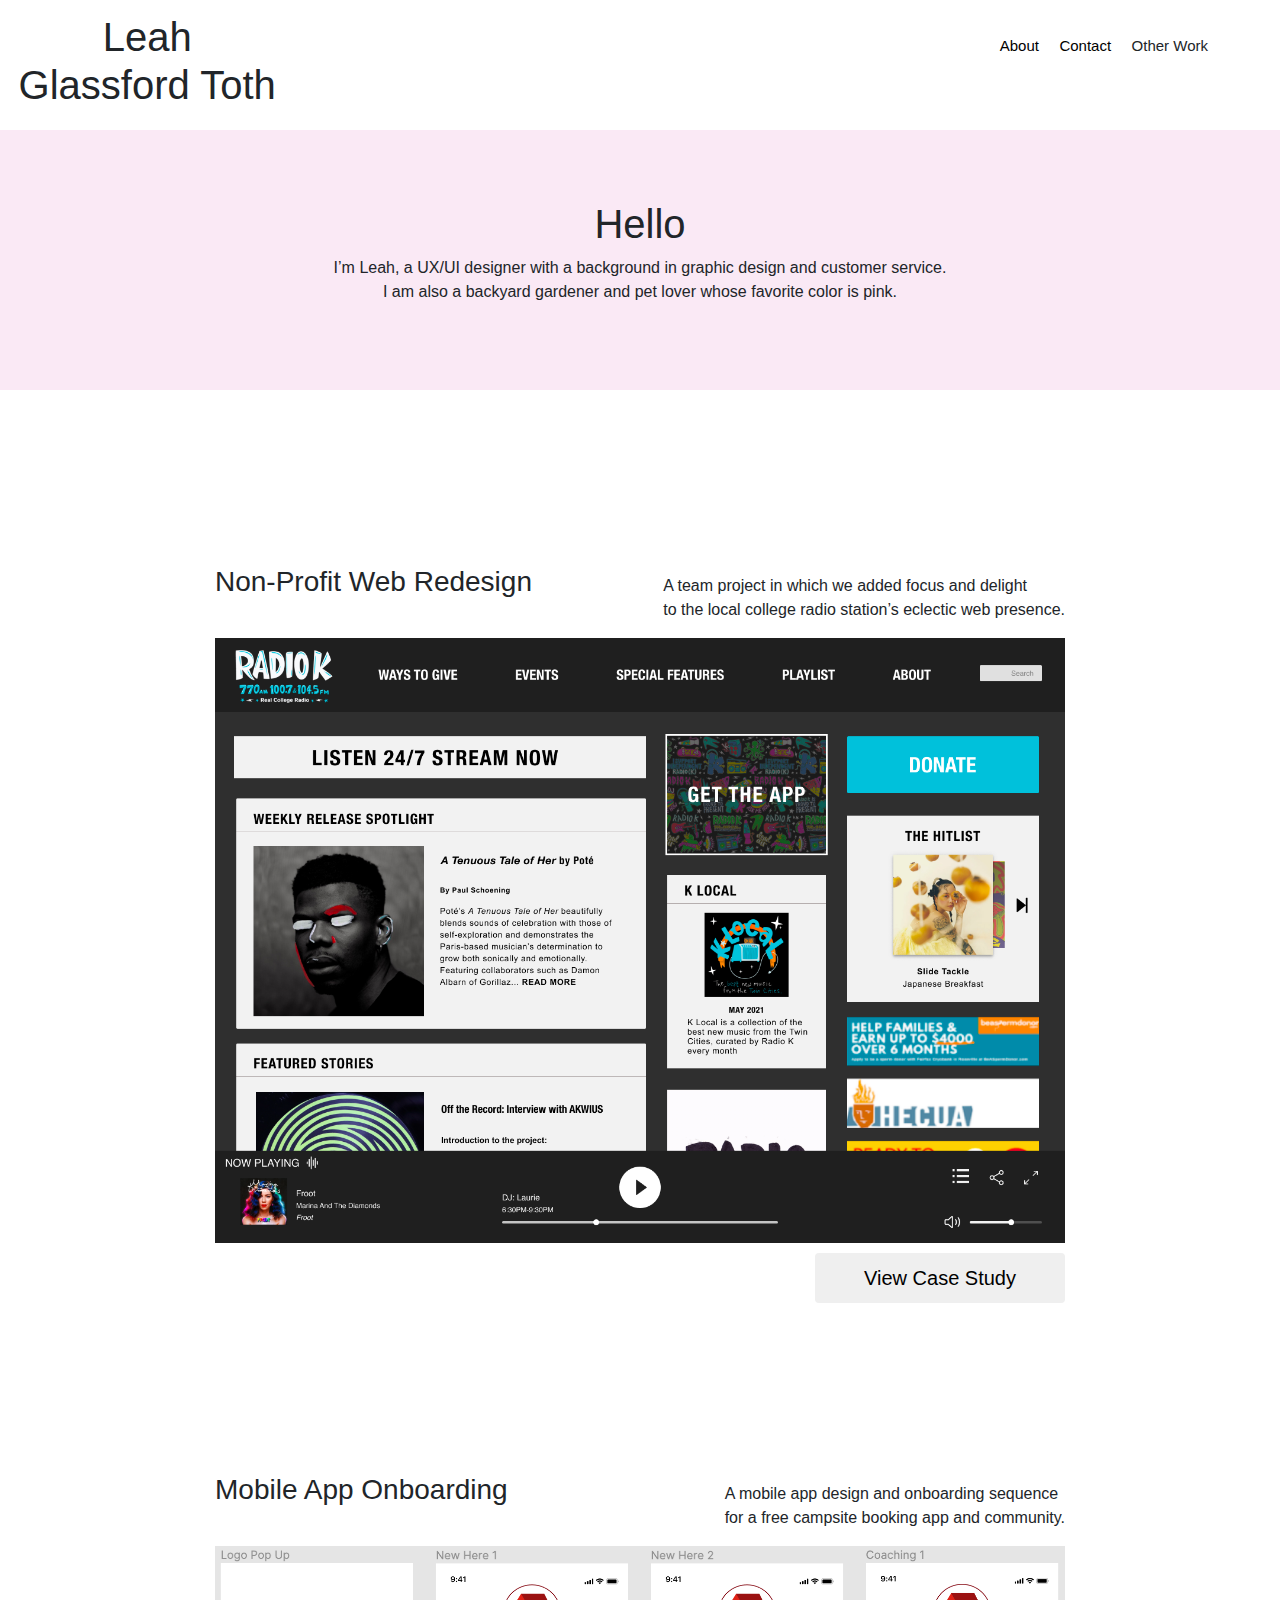
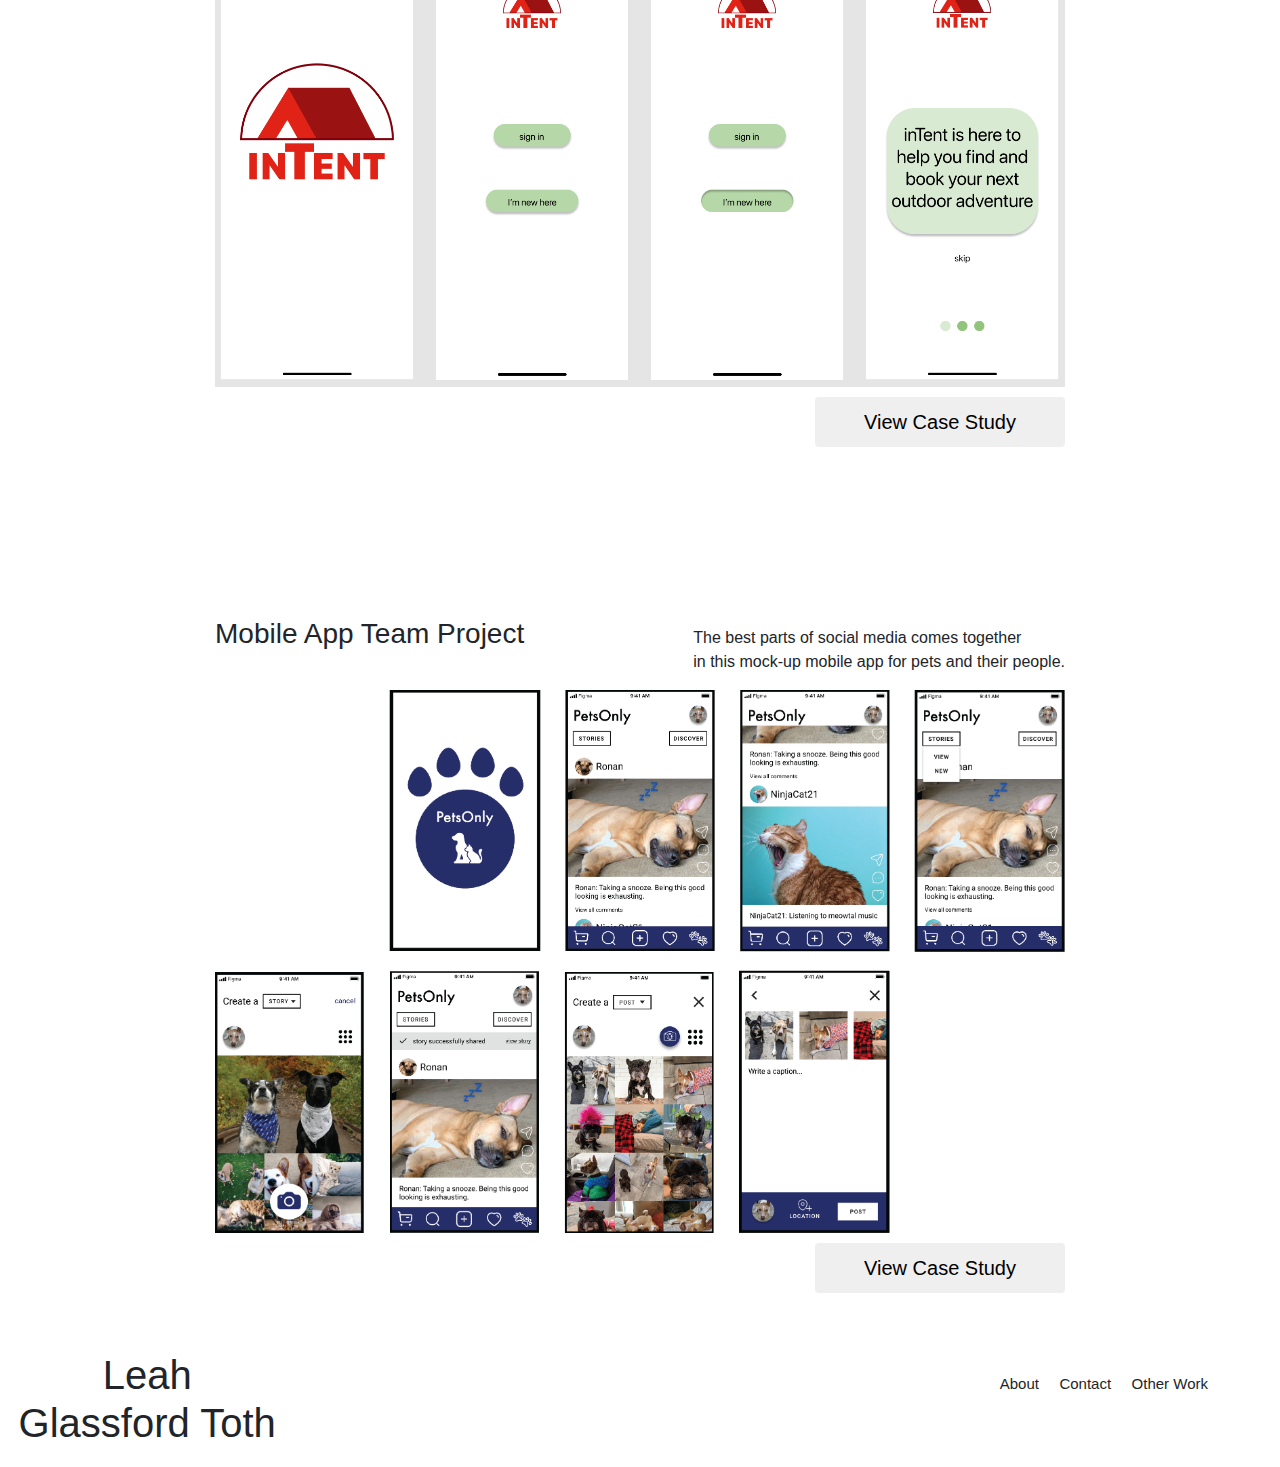
<file: index.html>
<!DOCTYPE html>
<html>
<head>
    <title>Leah Glassford-Toth – UX/UI & Graphic Designer
    </title>
    <link rel="icon" href="../UX_UI_HW_17/images/favicon_io/favicon-32x32.png" sizes="32x32">
    <link rel="stylesheet" href="CSS/style.css">
    <link rel="preconnect" href="https://fonts.googleapis.com">
    <link rel="preconnect" href="https://fonts.gstatic.com" crossorigin>
    <link href="https://fonts.googleapis.com/css2?family=Poppins&display=swap" rel="stylesheet">
    <link rel="stylesheet" href="https://stackpath.bootstrapcdn.com/bootstrap/4.3.1/css/bootstrap.min.css" integrity="sha384-ggOyR0iXCbMQv3Xipma34MD+dH/1fQ784/j6cY/iJTQUOhcWr7x9JvoRxT2MZw1T" crossorigin="anonymous">

</head>

<body> 
<header class="navigation">
    <div class="logo">
        <h1>Leah Glassford Toth</h1>
    </div>
    <nav class="navButtons">
        <ul>
            <li><a href="about.html">About</a></li>
            <li><a href="contact.html">Contact</a></li>
            <li>Other Work</li>
        </ul>
    </nav>
</header>

<section class="introContainer">
    <h1>Hello</h1>
    <p style="text-align: center;">I’m Leah, a UX/UI designer with a background in graphic design and customer service. <br> I am also a backyard gardener and pet lover whose favorite color is pink.</p>
</section>

<section class="hero">
    <div class="radioK">
        <div class="portfolioContainer">
        <h3>Non-Profit Web Redesign</h3>
        <p>A team project in which we added focus and delight <br>to the local college radio station’s eclectic web presence.</p>
        </div>
        <img class="portfolioImage" src="images/RadioKStreamHome.png">
        <button class="button" style="vertical-align:middle"><span>View Case Study</span></button>

        
    </div>
    <div class="inTent">
        <div class="portfolioContainer">
        <h3>Mobile App Onboarding</h3>
        <p>A mobile app design and onboarding sequence <br>for a free campsite booking app and community.</p>
        </div>
        <img class="portfolioImage" src="images/inTentScreens.png">
        <button class="button" style="vertical-align:middle"><span>View Case Study</span></button>
    </div>
    <div class="petsOnly">
        <div class="portfolioContainer">
        <h3>Mobile App Team Project</h3>
        <p>The best parts of social media comes together <br>in this mock-up mobile app for pets and their people.</p>
        </div>
        <img class="portfolioImage" src="images/PetsOnlyScreens.png">
        <button class="button" style="vertical-align:middle"><span>View Case Study</span></button>
    </div>
</section>

<footer class="navigation">
    <div class="logo">
        <h1>Leah Glassford Toth</h1>
    </div>
    <nav class="navButtons">
        <ul>
            <li>About</li>
            <li>Contact</li>
            <li>Other Work</li>
        </ul>
    </nav>
</footer>
</body>
</file>
<file: CSS/style.css>
body {
    font-family: "Poppins", Arial, Helvetica, sans-serif;
}


.navigation {
    display: flex;
    align-items: baseline;
}

.logo {
    display: inline-block;
    width: 23%;
    padding: 1%;
    text-align: center;
}

.navButtons {
    width: 73%;
    padding: 1%;
    display: flex;
    justify-content: flex-end;
}

.contactNav {
    background-color: #FAE9F5; 
}

a:link {
    color: black;
    text-decoration: none !important;
}

a:visited {
    color: black;
    background-color: transparent;
    text-decoration: none;
}
  
a:hover {
    color: grey !important;
    background-color: transparent;
    text-decoration: underline !important;
}


li {
    display: inline-block;
    list-style-type: none;
    font-size: 15px;
    padding: 8px;
}

nav {
    width: 73%;
    padding: 1%;
}

.introContainer {
    display: flex;
    flex-direction: column;
    background-color: #FAE9F5;
    justify-content: center;
    align-items: center;
    height: 260px;
}

.introContainer p {
    max-width: 700px;
}

.hero {
    display: flex;
    flex-direction: column;
    justify-content: center;
    padding: 25px;
}


.radioK, .inTent, .petsOnly {
    object-fit: cover;
    display: inline-block;
    margin-bottom: 20px;
    margin: 0 auto;
    padding: 20px;
    padding-top: 150px;
}


.imageContainer {
     display: flex;
     flex-direction: column;
     justify-content: center;
}
 .portfolioImage {
    max-width: 850px;
    height: auto;
    display: block;
    margin: 0 auto;
}

.portfolioContainer {
     display: flex;
     justify-content: space-between;
     align-items: baseline;
}

.portfolioContainer h3 {
    padding-right: 24px;
}

.button {
    float: right;
    border-radius: 4px;
    background-color: light grey;
    border: none;
    color: black;
    text-align: center;
    font-size: 20px;
    padding: 10px;
    width: 250px;
    transition: all 0.5s;
    cursor: pointer;
    margin-top: 10px;
}
  
.button span {
    cursor: pointer;
    display: inline-block;
    position: relative;
    transition: 0.5s;
}
  
.button span:after {
    content: '\00bb';
    position: absolute;
    opacity: 0;
    top: 0;
    right: -20px;
    transition: 0.5s;
}
  
.button:hover span {
    padding-right: 25px;
}
  
.button:hover span:after {
    opacity: 1;
    right: 0;
}

.content h1 {
	font-size: 44px;
	text-align: center;
}

.mainContent {
	display: flex;
	justify-content: center;
	align-items: center;
	margin: 100px 0;
}

.uxDesignContent, .uiDesignContent, .frontEndContent {
	display: flex;
	flex-direction: column;
	margin: 0 16px;
	width: 33%;
	padding: 24px;
	/* box shadow values - offset-x | offset-y | blur-radius | spread-radius | rgb color and transparency */
	box-shadow: -2px 2px 8px 2px rgba(188, 188, 188, .7);
}

.mainContent h2 {
	font-size: 40px;
	margin-bottom: 4px;
}

.mainContent h3 {
	font-size: 24px;
	margin: 0;
}

.cardImage {
	max-width: 200px;
	height: auto;
	margin: 0 auto;
}

.contact {
    display: flex;
    padding-top: 175px;
    padding-bottom: 175px;
}

.portrait {
    margin-left: 300px;
    object-fit: scale-down;
}

.writeUp {
    padding-left: 50px;
    padding-top: 100px;
    padding-right: 250px;
    font-size: 24px;
}

.mainMore {
    border: 1px solid grey;
    display: flex;
    flex-direction: column;
    justify-content: center;
}
</file>
